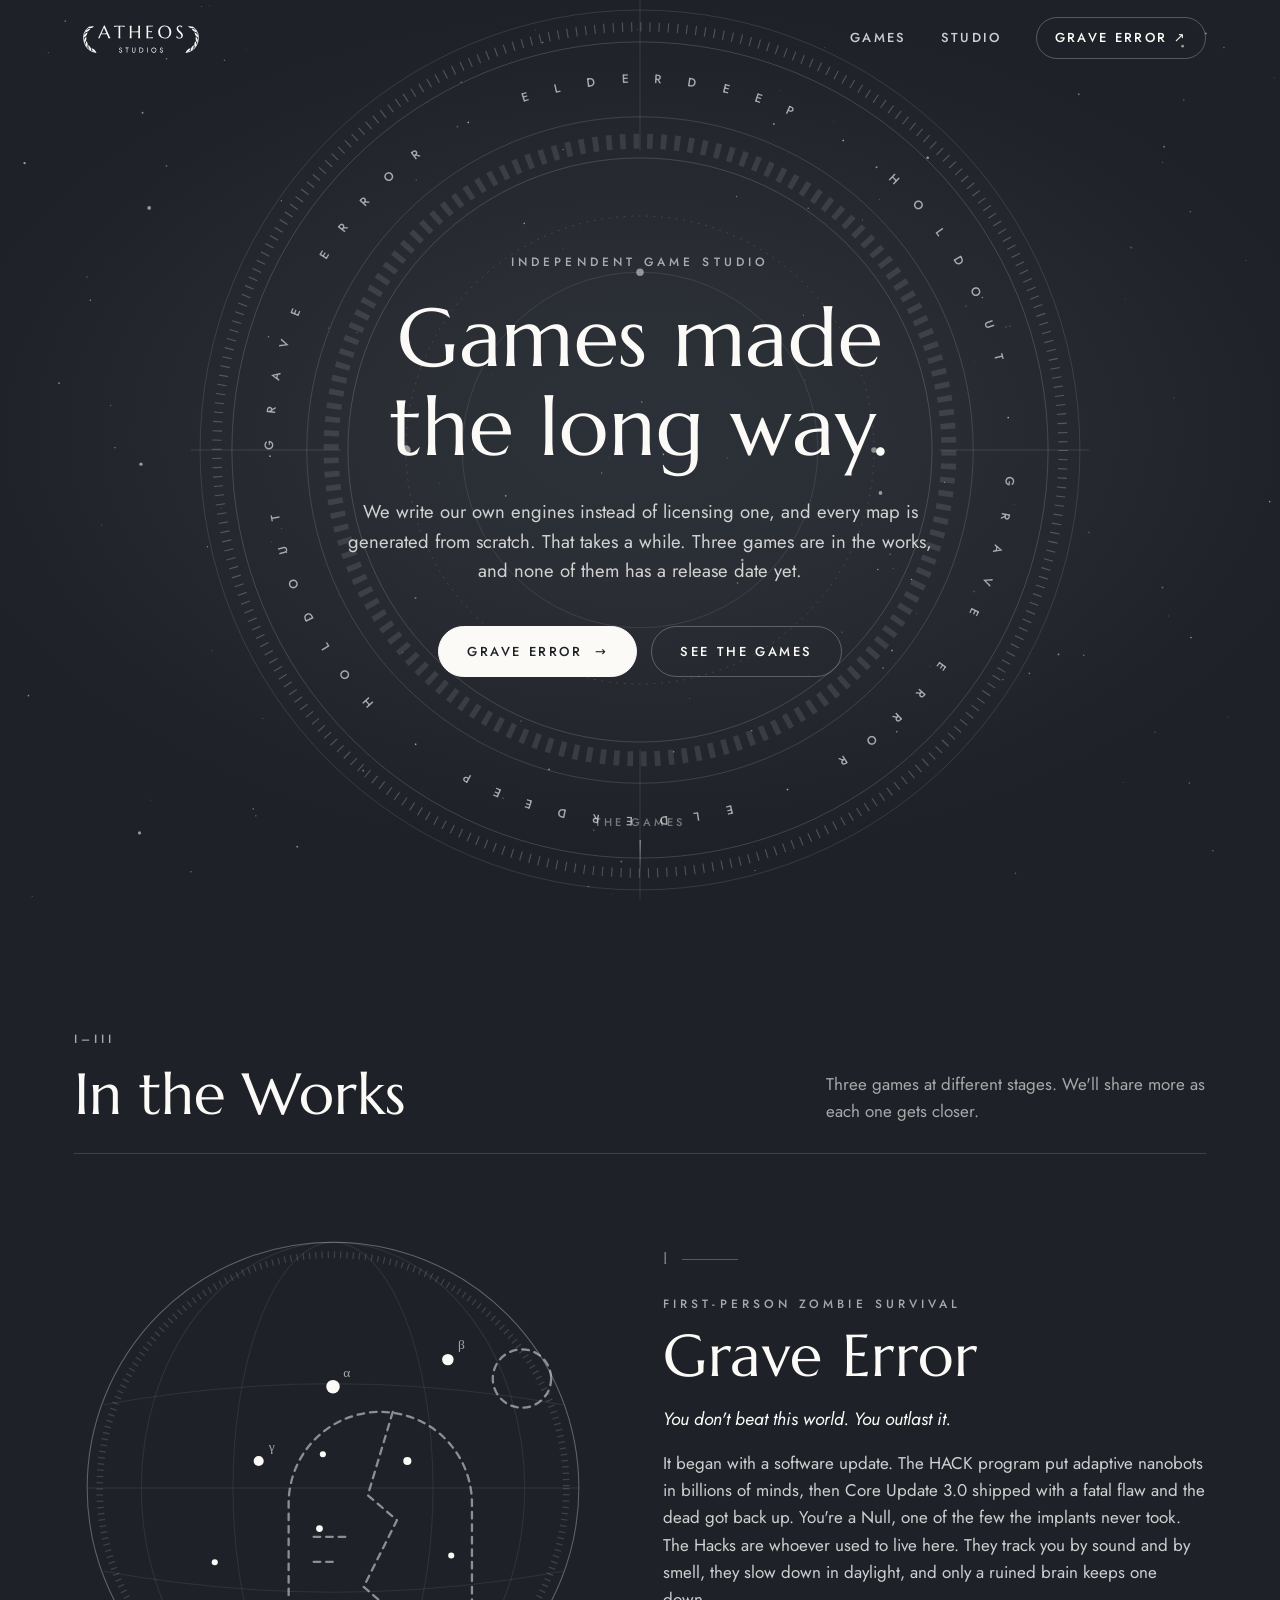
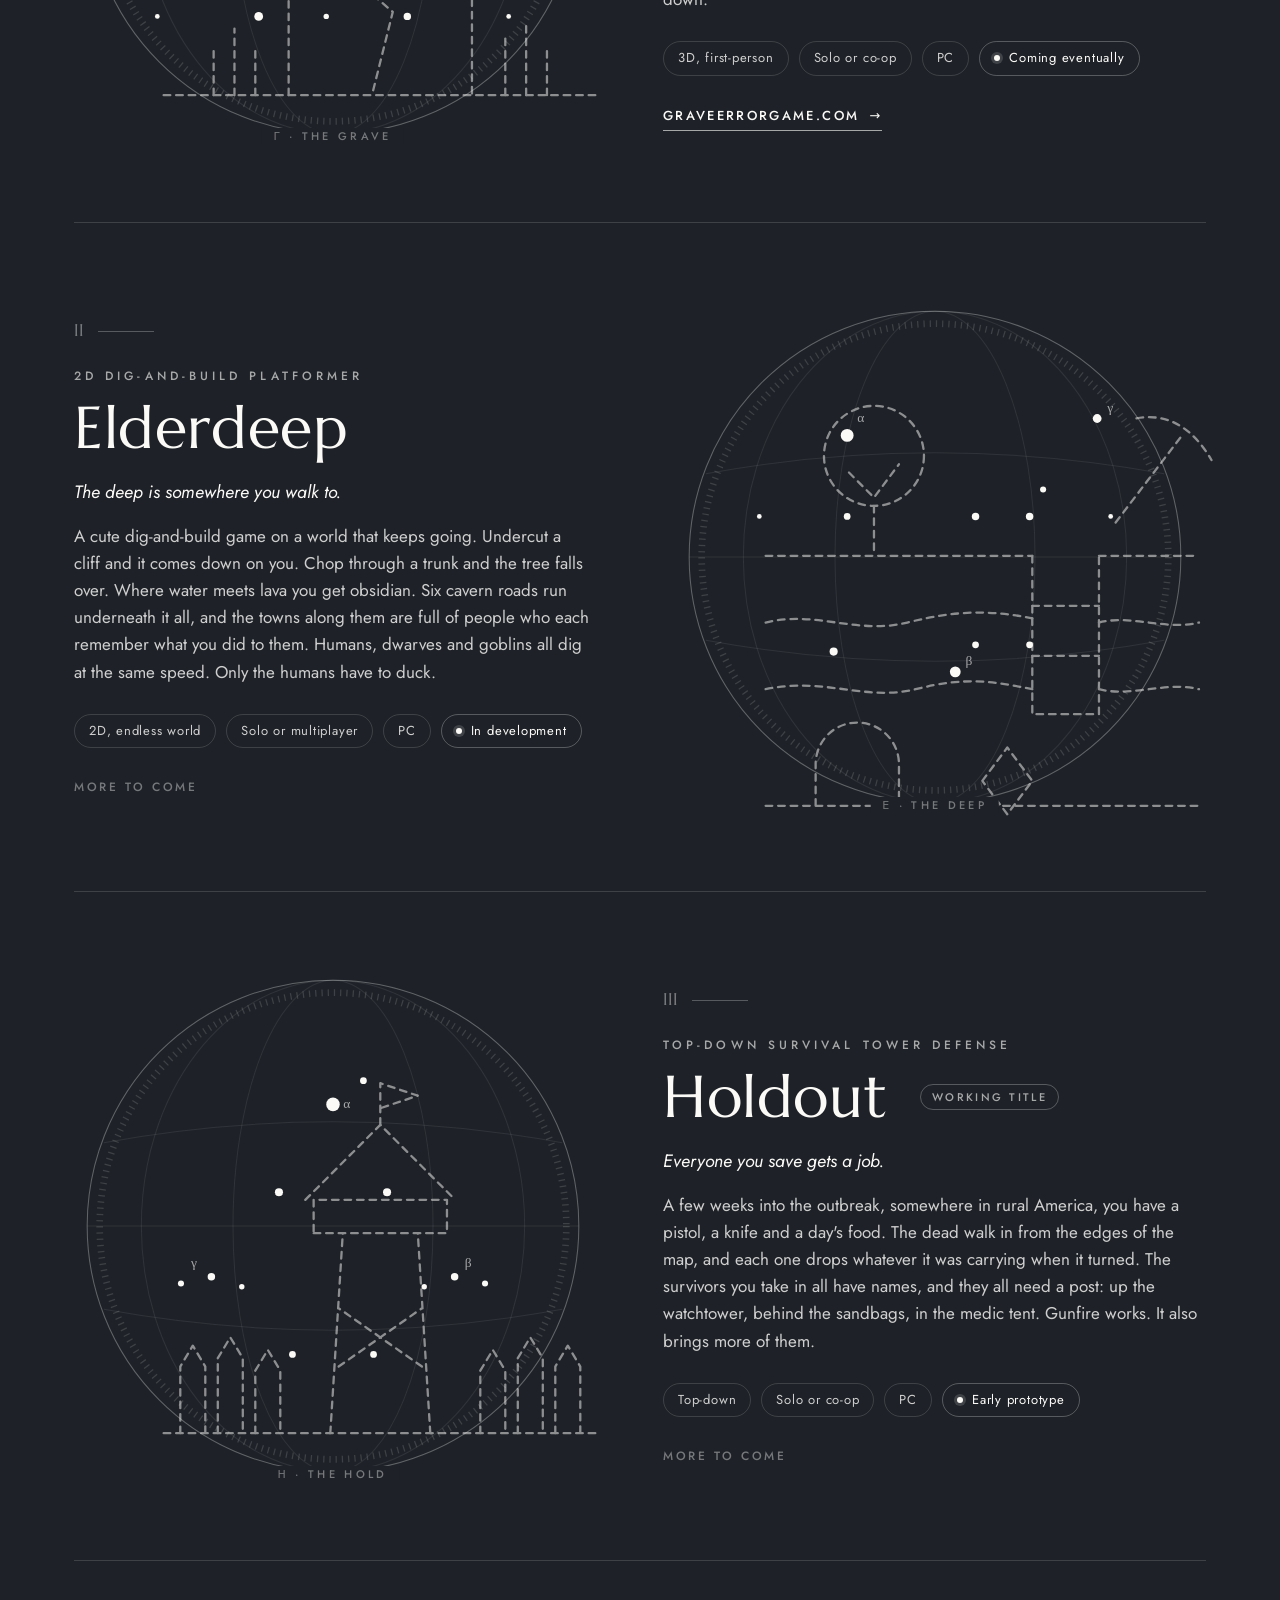
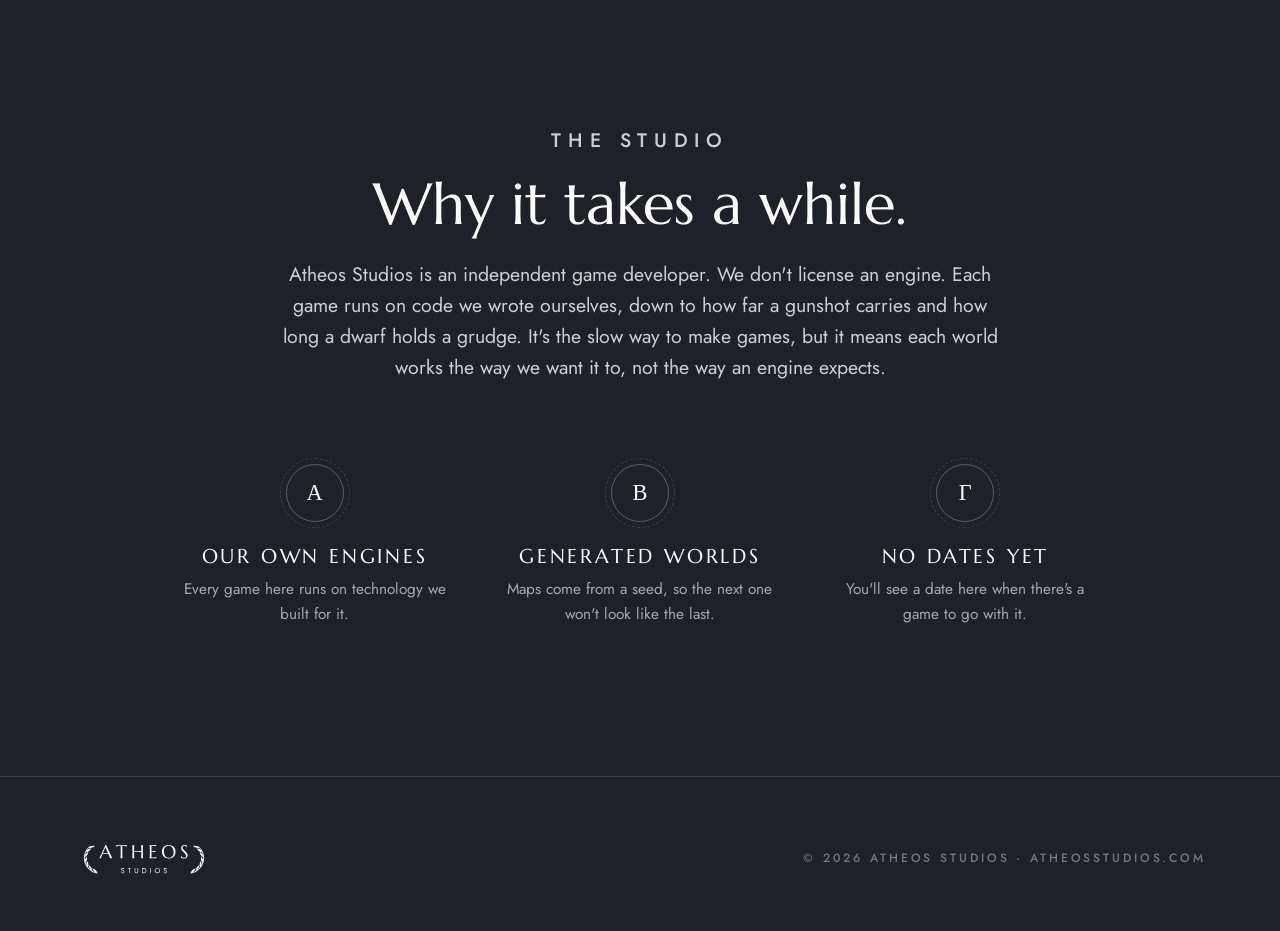
<file: index.html>
<!DOCTYPE html><html lang="en"> <head><meta charset="utf-8"><meta name="viewport" content="width=device-width, initial-scale=1"><meta name="description" content="Atheos Studios is an independent game studio. In development: Grave Error, Elderdeep, and a third game, working title Holdout."><meta name="theme-color" content="#1E2228"><meta property="og:title" content="Atheos Studios · Independent Game Studio"><meta property="og:description" content="Atheos Studios is an independent game studio. In development: Grave Error, Elderdeep, and a third game, working title Holdout."><meta property="og:type" content="website"><meta property="og:url" content="https://atheosstudios.com/"><title>Atheos Studios · Independent Game Studio</title><link rel="icon" type="image/svg+xml" href="/brand-kit/icon.svg"><link rel="icon" type="image/png" sizes="32x32" href="/brand-kit/icon-32.png"><link rel="icon" type="image/png" sizes="16x16" href="/brand-kit/icon-16.png"><link rel="apple-touch-icon" href="/brand-kit/icon-180.png"><link rel="preconnect" href="https://fonts.googleapis.com"><link rel="preconnect" href="https://fonts.gstatic.com" crossorigin><link href="https://fonts.googleapis.com/css2?family=Marcellus&family=Jost:ital,wght@0,400;0,500;0,600;1,400&display=swap" rel="stylesheet"><link rel="stylesheet" href="/_astro/privacy.BQgGaoJr.css"></head> <body>  <svg width="0" height="0" style="position:absolute" aria-hidden="true" focusable="false"><defs> <symbol id="logo" viewBox="0 0 245 88"><g transform="translate(12 12) scale(0.67) translate(-12 -16)"><path d="M54.4 103.6 A 40 40 0 0 1 35.4 32.5" fill="none" stroke="currentColor" stroke-width="2.4"></path><path d="M54.4 103.6 Q51.2 93.7 41.1 91.6 Q44.3 101.5 54.4 103.6 Z M40.6 99 Q41.2 88.6 32.4 82.9 Q31.9 93.3 40.6 99 Z M29.4 89.7 Q33.6 80.2 27.5 71.8 Q23.2 81.3 29.4 89.7 Z M22.2 77 Q29.5 69.7 26.8 59.6 Q19.5 67 22.2 77 Z M20 62.6 Q29.5 58.4 30.6 48 Q21.1 52.3 20 62.6 Z M23.2 48.4 Q33.6 47.8 38.3 38.6 Q27.9 39.1 23.2 48.4 Z M31.2 36.2 Q41.1 39.4 48.8 32.5 Q38.9 29.3 31.2 36.2 Z " fill="currentColor"></path></g><g transform="translate(233 12) scale(-0.67 0.67) translate(-12 -16)"><path d="M54.4 103.6 A 40 40 0 0 1 35.4 32.5" fill="none" stroke="currentColor" stroke-width="2.4"></path><path d="M54.4 103.6 Q51.2 93.7 41.1 91.6 Q44.3 101.5 54.4 103.6 Z M40.6 99 Q41.2 88.6 32.4 82.9 Q31.9 93.3 40.6 99 Z M29.4 89.7 Q33.6 80.2 27.5 71.8 Q23.2 81.3 29.4 89.7 Z M22.2 77 Q29.5 69.7 26.8 59.6 Q19.5 67 22.2 77 Z M20 62.6 Q29.5 58.4 30.6 48 Q21.1 52.3 20 62.6 Z M23.2 48.4 Q33.6 47.8 38.3 38.6 Q27.9 39.1 23.2 48.4 Z M31.2 36.2 Q41.1 39.4 48.8 32.5 Q38.9 29.3 31.2 36.2 Z " fill="currentColor"></path></g><path d="M66.76 44.56L62.35 44.56L62.35 44.50Q62.38 44.42 62.40 44.26Q62.41 44.10 62.41 43.97L62.41 43.97Q62.41 43.47 62.28 42.86Q62.14 42.26 61.75 41.36L61.75 41.36L59.80 36.97Q58.90 36.94 57.40 36.94Q55.90 36.94 54.16 36.94L54.16 36.94Q52.89 36.94 51.71 36.94Q50.52 36.94 49.57 36.97L49.57 36.97L47.72 41.23Q47.48 41.82 47.20 42.53Q46.93 43.24 46.93 43.97L46.93 43.97Q46.93 44.18 46.96 44.31Q46.99 44.45 47.03 44.50L47.03 44.50L47.03 44.56L43.74 44.56L43.74 44.50Q44.03 44.19 44.46 43.41Q44.90 42.63 45.41 41.45L45.41 41.45L54.65 20.97L55.94 20.97L64.69 40.66Q64.99 41.36 65.32 42.01Q65.65 42.66 65.94 43.18Q66.23 43.69 66.46 44.05Q66.68 44.40 66.76 44.50L66.76 44.50L66.76 44.56ZM50.17 35.56L51.91 35.56Q52.84 35.56 53.83 35.55Q54.81 35.54 55.75 35.53Q56.69 35.52 57.56 35.52Q58.43 35.51 59.14 35.49L59.14 35.49L54.61 25.26L50.17 35.56Z M81.42 38.26L81.42 22.88Q79.52 22.88 77.99 23.04Q76.46 23.21 75.35 23.41L75.35 23.41Q74.06 23.65 73.04 23.94L73.04 23.94L73.51 21.33Q73.70 21.34 74.09 21.36Q74.48 21.38 74.95 21.39Q75.43 21.41 75.95 21.42Q76.47 21.43 76.94 21.43Q77.41 21.44 77.77 21.45Q78.13 21.46 78.29 21.46L78.29 21.46L87.50 21.46Q87.66 21.46 88.02 21.45Q88.38 21.44 88.85 21.43Q89.32 21.43 89.84 21.42Q90.36 21.41 90.84 21.39Q91.31 21.38 91.70 21.36Q92.09 21.34 92.28 21.33L92.28 21.33L92.75 23.94Q91.72 23.65 90.43 23.41L90.43 23.41Q89.32 23.21 87.79 23.04Q86.25 22.88 84.35 22.88L84.35 22.88L84.35 38.26Q84.35 39.63 84.39 40.66Q84.43 41.68 84.49 42.42Q84.55 43.16 84.64 43.66Q84.72 44.16 84.82 44.50L84.82 44.50L84.82 44.56L80.97 44.56L80.97 44.50Q81.07 44.16 81.15 43.66Q81.23 43.16 81.29 42.42Q81.36 41.68 81.39 40.66Q81.42 39.63 81.42 38.26L81.42 38.26Z M117.64 38.26L117.64 33.51Q116.99 33.49 116.03 33.49Q115.06 33.48 113.92 33.46Q112.79 33.45 111.55 33.44Q110.32 33.43 109.15 33.42Q107.97 33.41 106.91 33.43Q105.84 33.45 105.05 33.48L105.05 33.48L105.05 38.26Q105.05 39.63 105.09 40.66Q105.13 41.68 105.19 42.42Q105.25 43.16 105.33 43.66Q105.42 44.16 105.52 44.50L105.52 44.50L105.52 44.56L101.65 44.56L101.65 44.50Q101.75 44.16 101.84 43.66Q101.93 43.16 101.99 42.42Q102.06 41.68 102.09 40.66Q102.12 39.63 102.12 38.26L102.12 38.26L102.12 27.77Q102.12 26.40 102.09 25.38Q102.06 24.36 101.99 23.61Q101.93 22.86 101.84 22.36Q101.75 21.86 101.65 21.52L101.65 21.52L101.65 21.46L105.52 21.46L105.52 21.52Q105.42 21.86 105.33 22.36Q105.25 22.86 105.19 23.61Q105.13 24.36 105.09 25.38Q105.05 26.40 105.05 27.77L105.05 27.77L105.05 31.90Q105.89 31.93 106.95 31.94Q108.02 31.95 109.18 31.94Q110.34 31.93 111.54 31.92Q112.74 31.90 113.86 31.87Q114.98 31.85 115.95 31.82Q116.93 31.79 117.64 31.75L117.64 31.75L117.64 27.77Q117.64 26.40 117.60 25.38Q117.56 24.36 117.50 23.61Q117.44 22.86 117.36 22.36Q117.27 21.86 117.17 21.52L117.17 21.52L117.17 21.46L121.04 21.46L121.04 21.52Q120.94 21.86 120.85 22.36Q120.76 22.86 120.70 23.61Q120.63 24.36 120.60 25.38Q120.57 26.40 120.57 27.77L120.57 27.77L120.57 38.26Q120.57 39.63 120.60 40.66Q120.63 41.68 120.70 42.42Q120.76 43.16 120.85 43.66Q120.94 44.16 121.04 44.50L121.04 44.50L121.04 44.56L117.17 44.56L117.17 44.50Q117.27 44.16 117.36 43.66Q117.44 43.16 117.50 42.42Q117.56 41.68 117.60 40.66Q117.64 39.63 117.64 38.26L117.64 38.26Z M132.25 21.46L132.25 21.46Q134.26 21.46 136.25 21.44Q138.24 21.43 139.90 21.40Q141.56 21.38 142.74 21.33Q143.91 21.28 144.33 21.20L144.33 21.20L143.54 23.34Q143.01 23.20 142.30 23.09L142.30 23.09Q141.69 22.99 140.81 22.90Q139.93 22.81 138.79 22.81L138.79 22.81Q138.40 22.81 137.86 22.84Q137.32 22.86 136.82 22.89L136.82 22.89Q136.24 22.92 135.65 22.96L135.65 22.96L135.65 31.75Q137.30 31.74 138.64 31.66Q139.98 31.58 140.91 31.50L140.91 31.50Q142.01 31.40 142.85 31.27L142.85 31.27L142.35 33.61Q141.24 33.46 140.08 33.33L140.08 33.33Q139.08 33.22 137.90 33.13Q136.72 33.04 135.65 33.04L135.65 33.04L135.65 43.15Q137.55 43.15 139.14 42.98Q140.74 42.82 141.93 42.61L141.93 42.61Q143.32 42.39 144.46 42.08L144.46 42.08L143.99 44.69Q143.80 44.68 143.41 44.66Q143.03 44.64 142.55 44.63Q142.07 44.61 141.55 44.60Q141.03 44.60 140.56 44.59Q140.09 44.58 139.73 44.57Q139.37 44.56 139.21 44.56L139.21 44.56L132.25 44.56L132.25 44.50Q132.34 44.16 132.43 43.66Q132.52 43.16 132.58 42.42Q132.65 41.68 132.68 40.66Q132.71 39.63 132.71 38.26L132.71 38.26L132.71 27.77Q132.71 26.40 132.68 25.38Q132.65 24.36 132.58 23.61Q132.52 22.86 132.43 22.36Q132.34 21.86 132.25 21.52L132.25 21.52L132.25 21.46Z M165.56 21.07L165.56 21.07Q168.25 21.07 170.53 21.95Q172.81 22.83 174.47 24.41Q176.13 26.00 177.07 28.23Q178.00 30.45 178.00 33.14L178.00 33.14Q178.00 34.67 177.65 36.15Q177.29 37.64 176.61 38.96Q175.92 40.28 174.92 41.40Q173.92 42.52 172.64 43.33Q171.36 44.15 169.82 44.60Q168.27 45.06 166.48 45.06L166.48 45.06Q163.79 45.06 161.51 44.20Q159.23 43.34 157.57 41.76Q155.91 40.18 154.97 37.97Q154.04 35.75 154.04 33.04L154.04 33.04Q154.04 31.51 154.39 30.03Q154.75 28.55 155.43 27.21Q156.12 25.87 157.11 24.75Q158.10 23.63 159.38 22.81Q160.66 21.99 162.22 21.53Q163.77 21.07 165.56 21.07ZM166.48 43.61L166.48 43.61Q168.27 43.61 169.75 42.97Q171.23 42.32 172.30 41.10Q173.38 39.88 173.97 38.11Q174.57 36.35 174.57 34.11L174.57 34.11Q174.57 31.63 174.00 29.51Q173.42 27.39 172.30 25.83Q171.17 24.28 169.48 23.40Q167.80 22.52 165.56 22.52L165.56 22.52Q163.77 22.52 162.29 23.16Q160.81 23.79 159.74 25.00Q158.66 26.21 158.07 27.97Q157.47 29.72 157.47 31.96L157.47 31.96Q157.47 34.43 158.04 36.56Q158.60 38.70 159.73 40.26Q160.86 41.82 162.55 42.72Q164.24 43.61 166.48 43.61Z M197.97 22.12L197.86 25.13L197.51 25.13Q197.38 24.76 197.10 24.29Q196.81 23.83 196.36 23.42Q195.90 23.00 195.24 22.73Q194.59 22.46 193.70 22.46L193.70 22.46Q192.92 22.46 192.30 22.70Q191.69 22.94 191.28 23.38Q190.87 23.81 190.66 24.41Q190.45 25.00 190.45 25.73L190.45 25.73Q190.45 26.89 191.10 27.94Q191.75 29.00 192.74 30.03Q193.72 31.06 194.86 32.09Q196.01 33.12 196.99 34.24Q197.97 35.35 198.63 36.56Q199.28 37.78 199.28 39.18L199.28 39.18Q199.28 40.23 198.92 41.28Q198.55 42.34 197.80 43.18Q197.04 44.02 195.85 44.54Q194.66 45.06 193.01 45.06L193.01 45.06Q192.09 45.06 191.26 44.89Q190.43 44.73 189.73 44.48Q189.03 44.23 188.48 43.94Q187.92 43.65 187.57 43.40L187.57 43.40L187.94 39.84L188.34 39.84Q188.52 40.60 188.92 41.28Q189.32 41.97 189.91 42.49Q190.50 43.02 191.26 43.33Q192.01 43.65 192.92 43.65L192.92 43.65Q193.74 43.65 194.39 43.40Q195.04 43.15 195.51 42.70Q195.98 42.26 196.23 41.65Q196.48 41.04 196.48 40.31L196.48 40.31Q196.48 39.30 196.11 38.43Q195.73 37.57 195.13 36.80Q194.53 36.02 193.76 35.30Q193.00 34.57 192.19 33.84Q191.38 33.11 190.62 32.33Q189.85 31.56 189.25 30.68Q188.65 29.80 188.27 28.80Q187.90 27.79 187.90 26.58L187.90 26.58Q187.90 25.31 188.40 24.29Q188.89 23.26 189.70 22.54Q190.51 21.81 191.55 21.43Q192.58 21.04 193.67 21.04L193.67 21.04Q194.48 21.04 195.15 21.17Q195.83 21.30 196.37 21.47Q196.91 21.65 197.31 21.83Q197.72 22.01 197.97 22.12L197.97 22.12Z" fill="currentColor"></path><path d="M82.92 67.95L82.92 67.95L82.03 68.55Q82.33 69.15 82.80 69.67Q83.28 70.20 83.91 70.52Q84.54 70.84 85.28 70.84L85.28 70.84Q85.83 70.84 86.33 70.65Q86.83 70.47 87.22 70.13Q87.62 69.80 87.85 69.32Q88.08 68.83 88.08 68.24L88.08 68.24Q88.08 67.61 87.86 67.16Q87.63 66.72 87.29 66.40Q86.95 66.08 86.54 65.87Q86.14 65.66 85.78 65.53L85.78 65.53Q84.98 65.26 84.52 64.98Q84.06 64.70 83.86 64.38Q83.67 64.06 83.67 63.69L83.67 63.69Q83.67 63.24 84.01 62.89Q84.35 62.53 85.09 62.53L85.09 62.53Q85.62 62.53 85.99 62.74Q86.36 62.95 86.62 63.27Q86.88 63.60 87.05 63.93L87.05 63.93L88.00 63.39Q87.78 62.91 87.39 62.47Q87.00 62.04 86.44 61.76Q85.89 61.48 85.15 61.48L85.15 61.48Q84.38 61.48 83.79 61.78Q83.19 62.09 82.85 62.62Q82.51 63.15 82.51 63.83L82.51 63.83Q82.51 64.45 82.75 64.88Q82.99 65.31 83.37 65.60Q83.75 65.90 84.16 66.09Q84.58 66.27 84.92 66.39L84.92 66.39Q85.44 66.57 85.90 66.80Q86.36 67.03 86.65 67.39Q86.93 67.76 86.93 68.37L86.93 68.37Q86.93 68.99 86.49 69.39Q86.05 69.80 85.32 69.80L85.32 69.80Q84.77 69.80 84.35 69.56Q83.92 69.33 83.57 68.91Q83.23 68.50 82.92 67.95Z M93.99 61.61L93.99 62.65L96.33 62.65L96.33 70.71L97.44 70.71L97.44 62.65L99.78 62.65L99.78 61.61L93.99 61.61Z M107.19 61.61L106.08 61.61L106.08 67.72Q106.08 68.39 106.30 68.96Q106.51 69.54 106.92 69.95Q107.33 70.37 107.90 70.60Q108.47 70.84 109.18 70.84L109.18 70.84Q109.88 70.84 110.45 70.60Q111.02 70.37 111.43 69.95Q111.84 69.54 112.05 68.96Q112.27 68.39 112.27 67.72L112.27 67.72L112.27 61.61L111.16 61.61L111.16 67.72Q111.16 68.65 110.66 69.22Q110.15 69.80 109.18 69.80L109.18 69.80Q108.20 69.80 107.69 69.22Q107.19 68.65 107.19 67.72L107.19 67.72L107.19 61.61Z M120.59 61.61L119.48 61.61L119.48 70.71L120.59 70.71L120.59 61.61ZM120.10 70.71L122.21 70.71Q123.54 70.71 124.57 70.13Q125.59 69.56 126.18 68.54Q126.76 67.52 126.76 66.16L126.76 66.16Q126.76 64.79 126.18 63.77Q125.59 62.75 124.57 62.18Q123.54 61.61 122.21 61.61L122.21 61.61L120.10 61.61L120.10 62.71L122.21 62.71Q122.98 62.71 123.62 62.95Q124.26 63.19 124.71 63.64Q125.17 64.09 125.41 64.73Q125.66 65.36 125.66 66.16L125.66 66.16Q125.66 66.95 125.41 67.59Q125.17 68.22 124.71 68.67Q124.26 69.12 123.62 69.36Q122.98 69.60 122.21 69.60L122.21 69.60L120.10 69.60L120.10 70.71Z M134.63 61.61L133.52 61.61L133.52 70.71L134.63 70.71L134.63 61.61Z M142.56 66.16L142.56 66.16Q142.56 65.13 143.01 64.32Q143.46 63.52 144.24 63.05Q145.02 62.58 146.00 62.58L146.00 62.58Q147.00 62.58 147.78 63.05Q148.55 63.52 149.00 64.32Q149.45 65.13 149.45 66.16L149.45 66.16Q149.45 67.18 149.00 67.99Q148.55 68.80 147.78 69.26Q147.00 69.73 146.00 69.73L146.00 69.73Q145.02 69.73 144.24 69.26Q143.46 68.80 143.01 67.99Q142.56 67.18 142.56 66.16ZM141.39 66.16L141.39 66.16Q141.39 67.14 141.73 68.00Q142.08 68.86 142.70 69.49Q143.33 70.12 144.17 70.48Q145.02 70.84 146.00 70.84L146.00 70.84Q147.00 70.84 147.84 70.48Q148.68 70.12 149.31 69.49Q149.93 68.86 150.27 68.00Q150.62 67.14 150.62 66.16L150.62 66.16Q150.62 65.16 150.27 64.30Q149.93 63.45 149.31 62.82Q148.68 62.19 147.84 61.83Q147.00 61.48 146.00 61.48L146.00 61.48Q145.02 61.48 144.17 61.83Q143.33 62.19 142.70 62.82Q142.08 63.45 141.73 64.30Q141.39 65.16 141.39 66.16Z M157.72 67.95L157.72 67.95L156.83 68.55Q157.13 69.15 157.61 69.67Q158.08 70.20 158.71 70.52Q159.34 70.84 160.08 70.84L160.08 70.84Q160.63 70.84 161.13 70.65Q161.63 70.47 162.03 70.13Q162.42 69.80 162.65 69.32Q162.88 68.83 162.88 68.24L162.88 68.24Q162.88 67.61 162.66 67.16Q162.44 66.72 162.09 66.40Q161.75 66.08 161.34 65.87Q160.94 65.66 160.58 65.53L160.58 65.53Q159.78 65.26 159.32 64.98Q158.86 64.70 158.67 64.38Q158.47 64.06 158.47 63.69L158.47 63.69Q158.47 63.24 158.81 62.89Q159.15 62.53 159.89 62.53L159.89 62.53Q160.42 62.53 160.79 62.74Q161.16 62.95 161.42 63.27Q161.68 63.60 161.85 63.93L161.85 63.93L162.80 63.39Q162.58 62.91 162.19 62.47Q161.80 62.04 161.25 61.76Q160.69 61.48 159.95 61.48L159.95 61.48Q159.19 61.48 158.59 61.78Q157.99 62.09 157.65 62.62Q157.31 63.15 157.31 63.83L157.31 63.83Q157.31 64.45 157.55 64.88Q157.79 65.31 158.17 65.60Q158.55 65.90 158.97 66.09Q159.38 66.27 159.72 66.39L159.72 66.39Q160.24 66.57 160.70 66.80Q161.16 67.03 161.45 67.39Q161.73 67.76 161.73 68.37L161.73 68.37Q161.73 68.99 161.29 69.39Q160.85 69.80 160.12 69.80L160.12 69.80Q159.58 69.80 159.15 69.56Q158.72 69.33 158.37 68.91Q158.03 68.50 157.72 67.95Z" fill="currentColor"></path></symbol> <symbol id="laurel" viewBox="16 28 42 80"><path d="M54.4 103.6 A 40 40 0 0 1 35.4 32.5" fill="none" stroke="currentColor" stroke-width="2.4"></path><path d="M54.4 103.6 Q51.2 93.7 41.1 91.6 Q44.3 101.5 54.4 103.6 Z M40.6 99 Q41.2 88.6 32.4 82.9 Q31.9 93.3 40.6 99 Z M29.4 89.7 Q33.6 80.2 27.5 71.8 Q23.2 81.3 29.4 89.7 Z M22.2 77 Q29.5 69.7 26.8 59.6 Q19.5 67 22.2 77 Z M20 62.6 Q29.5 58.4 30.6 48 Q21.1 52.3 20 62.6 Z M23.2 48.4 Q33.6 47.8 38.3 38.6 Q27.9 39.1 23.2 48.4 Z M31.2 36.2 Q41.1 39.4 48.8 32.5 Q38.9 29.3 31.2 36.2 Z "></path></symbol> <symbol id="mono-a" viewBox="21 20 22 22"><path d="M41.42 41L37.81 41L37.81 40.95Q37.83 40.88 37.85 40.75Q37.86 40.62 37.86 40.51L37.86 40.51Q37.86 40.10 37.75 39.61Q37.64 39.11 37.32 38.38L37.32 38.38L35.72 34.79Q34.99 34.76 33.76 34.76Q32.53 34.76 31.11 34.76L31.11 34.76Q30.07 34.76 29.10 34.76Q28.13 34.76 27.35 34.79L27.35 34.79L25.84 38.27Q25.64 38.76 25.41 39.34Q25.19 39.92 25.19 40.51L25.19 40.51Q25.19 40.68 25.22 40.80Q25.24 40.91 25.27 40.95L25.27 40.95L25.27 41L22.58 41L22.58 40.95Q22.82 40.70 23.17 40.06Q23.53 39.42 23.95 38.46L23.95 38.46L31.51 21.70L32.56 21.70L39.72 37.81Q39.97 38.38 40.24 38.91Q40.51 39.44 40.75 39.87Q40.98 40.29 41.17 40.58Q41.35 40.87 41.42 40.95L41.42 40.95L41.42 41ZM27.84 33.63L29.26 33.63Q30.03 33.63 30.83 33.62Q31.64 33.62 32.41 33.61Q33.18 33.60 33.89 33.60Q34.60 33.59 35.18 33.58L35.18 33.58L31.48 25.21L27.84 33.63Z" fill="currentColor"></path></symbol> <symbol id="em-ge" viewBox="0 0 120 120"><g fill="none" stroke="currentColor" stroke-linecap="round" stroke-linejoin="round"> <path d="M8 100H112"></path><path d="M38 100V54a22 22 0 0 1 44 0v46"></path><path d="M63 32l-6 20 7 6-8 16 7 6-5 20"></path> <path d="M44 62h8M44 68h6"></path><circle cx="94" cy="24" r="7"></circle> <path d="M20 100V89M25 100V84M30 100V88M90 100V86M95 100V82M100 100V88"></path></g></symbol> <symbol id="em-ed" viewBox="0 0 120 120"><g fill="none" stroke="currentColor" stroke-linecap="round" stroke-linejoin="round"> <path d="M8 50H72M88 50H112"></path><circle cx="34" cy="26" r="12"></circle><path d="M34 38V50M28 30l6 6 6-8"></path> <path d="M72 50v38h16V50"></path><path d="M72 62h16M72 74h16"></path> <path d="M8 66c12-3 22 3 34 0s20-3 30-1M88 66c8-2 16 2 24 0M8 82c14-3 24 3 36 0s18-2 28 0M88 82c8 2 16-2 24 0"></path> <path d="M8 110H112M20 110V100a10 10 0 0 1 20 0v10M60 104l6-8 6 8-6 8z"></path> <path d="M92 42L108 21M97 17q11-2 18 10"></path></g></symbol> <symbol id="em-ho" viewBox="0 0 120 120"><g fill="none" stroke="currentColor" stroke-linecap="round" stroke-linejoin="round"> <path d="M8 100H112"></path><path d="M48 100l3-48M72 100l-3-48M50 84l20-14M70 84L50 70"></path> <path d="M44 52h32v-8H44z"></path><path d="M42 44l18-18 18 18"></path><path d="M60 26v-10l9 3-9 3"></path> <path d="M12 100V84l3-5 3 5v16M21 100V82l3-5 3 5v18M30 100V85l3-5 3 5v15M84 100V85l3-5 3 5v15M93 100V82l3-5 3 5v18M102 100V84l3-5 3 5v16"></path></g></symbol> </defs></svg> <a class="skip" href="#main">Skip to content</a> <header class="hdr" id="hdr"> <div class="wrap"> <a class="brand" href="#top" aria-label="Atheos Studios home"> <svg role="img" aria-label="Atheos Studios"><use href="#logo"></use></svg> </a> <button class="menubtn" aria-expanded="false" aria-controls="nav">Menu</button> <nav class="nav" id="nav" aria-label="Primary"> <a href="#games">Games</a> <a href="#studio">Studio</a> <a class="cta" href="https://graveerrorgame.com">Grave Error ↗</a> </nav> </div> </header> <main id="main"> <section class="hero" id="top" aria-labelledby="h1"> <svg class="sky" id="sky" aria-hidden="true" preserveAspectRatio="xMidYMid slice" viewBox="0 0 1600 1000"></svg> <!-- The dial: rings after the Antikythera mechanism, turning slowly --> <svg class="dial" viewBox="0 0 1000 1000" aria-hidden="true"> <defs><path id="ring" d="M500 500m-392 0a392 392 0 1 1 784 0a392 392 0 1 1-784 0"></path></defs> <g fill="none" stroke="currentColor"> <circle cx="500" cy="500" r="470" stroke-opacity=".12"></circle> <g class="spin rev"><circle cx="500" cy="500" r="452" stroke-opacity=".22" stroke-width="10" stroke-dasharray="1.2 8.66"></circle></g> <circle cx="500" cy="500" r="436" stroke-opacity=".16"></circle> <circle cx="500" cy="500" r="356" stroke-opacity=".14"></circle> <g class="spin fast"><circle cx="500" cy="500" r="330" stroke-opacity=".1" stroke-width="16" stroke-dasharray="6 8.6"></circle></g> <circle cx="500" cy="500" r="312" stroke-opacity=".16"></circle> <g class="spin rev"> <circle cx="500" cy="500" r="250" stroke-opacity=".14" stroke-dasharray="2 6"></circle> <circle cx="250" cy="500" r="5" fill="currentColor" fill-opacity=".55" stroke="none"></circle> <circle cx="750" cy="500" r="3" fill="currentColor" fill-opacity=".45" stroke="none"></circle> </g> <g class="spin"> <circle cx="500" cy="500" r="190" stroke-opacity=".1"></circle> <circle cx="500" cy="310" r="4" fill="currentColor" fill-opacity=".5" stroke="none"></circle> </g> <path d="M500 20V180M500 820V980M20 500H180M820 500H980" stroke-opacity=".12"></path> </g> <g class="spin"> <text><textPath href="#ring" textLength="2462" lengthAdjust="spacing">GRAVE ERROR · ELDERDEEP · HOLDOUT · GRAVE ERROR · ELDERDEEP · HOLDOUT · </textPath></text> </g> </svg> <div class="hero-copy"> <p class="eyebrow" data-reveal>Independent game studio</p> <h1 id="h1" data-reveal>Games made the long way.</h1> <p class="lede" data-reveal>
We write our own engines instead of licensing one, and every map is generated from scratch. That takes a
          while. Three games are in the works, and none of them has a release date yet.
</p> <div class="actions" data-reveal> <a class="btn btn-solid" href="https://graveerrorgame.com">Grave Error <span aria-hidden="true">→</span></a> <a class="btn btn-ghost" href="#games">See the games</a> </div> </div> <a class="cue" href="#games">The games</a> </section> <section class="sec" id="games" aria-labelledby="games-h"> <div class="wrap"> <div class="sec-head" data-reveal> <div> <p class="eyebrow">I–III</p> <h2 id="games-h">In the Works</h2> </div> <p class="aside">Three games at different stages. We'll share more as each one gets closer.</p> </div> <div class="list"> <article class="work" id="grave-error"> <div class="chart" data-reveal aria-hidden="true"> <svg class="frame" viewBox="0 0 120 120"> <g fill="none" stroke="currentColor" stroke-width=".25"> <circle cx="60" cy="60" r="59" stroke-opacity=".3"></circle> <circle cx="60" cy="60" r="56" stroke-opacity=".14" stroke-dasharray=".3 1.2" stroke-width="1.6"></circle> <ellipse cx="60" cy="60" rx="24" ry="59" stroke-opacity=".08"></ellipse> <ellipse cx="60" cy="60" rx="46" ry="59" stroke-opacity=".08"></ellipse> <path d="M1 60H119M5 40Q60 30 115 40M5 80Q60 90 115 80" stroke-opacity=".08"></path> </g> </svg> <svg viewBox="-14 -12 148 148"> <g class="lines"> <use href="#em-ge"></use> </g> <g class="stars"> <circle cx="38" cy="100" r="1.3"></circle><circle cx="82" cy="100" r="1.1"></circle><circle cx="38" cy="54" r="1.5"></circle><circle cx="82" cy="54" r="1.2"></circle><circle cx="60" cy="32" r="2"></circle><circle cx="57" cy="52" r="0.9"></circle><circle cx="56" cy="74" r="1"></circle><circle cx="58" cy="100" r="0.8"></circle><circle cx="94" cy="24" r="1.7"></circle><circle cx="25" cy="84" r="0.9"></circle><circle cx="95" cy="82" r="0.9"></circle><circle cx="8" cy="100" r="0.7"></circle><circle cx="112" cy="100" r="0.7"></circle> <text x="63" y="29">α</text><text x="97" y="21">β</text><text x="41" y="51">γ</text> </g> </svg> <span class="label">Γ · The Grave</span> </div> <div class="info" data-reveal> <span class="idx">I</span> <p class="eyebrow genre">First-person zombie survival</p> <h3> Grave Error  </h3> <p class="tag">You don&#39;t beat this world. You outlast it.</p> <p class="desc">It began with a software update. The HACK program put adaptive nanobots in billions of minds, then Core Update 3.0 shipped with a fatal flaw and the dead got back up. You&#39;re a Null, one of the few the implants never took. The Hacks are whoever used to live here. They track you by sound and by smell, they slow down in daylight, and only a ruined brain keeps one down.</p> <ul class="facts"> <li>3D, first-person</li><li>Solo or co-op</li><li>PC</li> <li class="status">Coming eventually</li> </ul> <a class="more" href="https://graveerrorgame.com"> graveerrorgame.com <span class="arr" aria-hidden="true">→</span> </a> </div> </article><article class="work" id="elderdeep"> <div class="chart" data-reveal aria-hidden="true"> <svg class="frame" viewBox="0 0 120 120"> <g fill="none" stroke="currentColor" stroke-width=".25"> <circle cx="60" cy="60" r="59" stroke-opacity=".3"></circle> <circle cx="60" cy="60" r="56" stroke-opacity=".14" stroke-dasharray=".3 1.2" stroke-width="1.6"></circle> <ellipse cx="60" cy="60" rx="24" ry="59" stroke-opacity=".08"></ellipse> <ellipse cx="60" cy="60" rx="46" ry="59" stroke-opacity=".08"></ellipse> <path d="M1 60H119M5 40Q60 30 115 40M5 80Q60 90 115 80" stroke-opacity=".08"></path> </g> </svg> <svg viewBox="-14 -12 148 148"> <g class="lines"> <use href="#em-ed"></use> </g> <g class="stars"> <circle cx="34" cy="26" r="1.9"></circle><circle cx="34" cy="50" r="1"></circle><circle cx="8" cy="50" r="0.7"></circle><circle cx="112" cy="50" r="0.7"></circle><circle cx="72" cy="50" r="1.1"></circle><circle cx="88" cy="50" r="1.1"></circle><circle cx="72" cy="88" r="1"></circle><circle cx="88" cy="88" r="1"></circle><circle cx="66" cy="96" r="1.6"></circle><circle cx="30" cy="90" r="1.2"></circle><circle cx="108" cy="21" r="1.3"></circle><circle cx="92" cy="42" r="0.9"></circle> <text x="37" y="22">α</text><text x="69" y="94">β</text><text x="111" y="19">γ</text> </g> </svg> <span class="label">Ε · The Deep</span> </div> <div class="info" data-reveal> <span class="idx">II</span> <p class="eyebrow genre">2D dig-and-build platformer</p> <h3> Elderdeep  </h3> <p class="tag">The deep is somewhere you walk to.</p> <p class="desc">A cute dig-and-build game on a world that keeps going. Undercut a cliff and it comes down on you. Chop through a trunk and the tree falls over. Where water meets lava you get obsidian. Six cavern roads run underneath it all, and the towns along them are full of people who each remember what you did to them. Humans, dwarves and goblins all dig at the same speed. Only the humans have to duck.</p> <ul class="facts"> <li>2D, endless world</li><li>Solo or multiplayer</li><li>PC</li> <li class="status">In development</li> </ul> <p class="later">More to come</p> </div> </article><article class="work" id="holdout"> <div class="chart" data-reveal aria-hidden="true"> <svg class="frame" viewBox="0 0 120 120"> <g fill="none" stroke="currentColor" stroke-width=".25"> <circle cx="60" cy="60" r="59" stroke-opacity=".3"></circle> <circle cx="60" cy="60" r="56" stroke-opacity=".14" stroke-dasharray=".3 1.2" stroke-width="1.6"></circle> <ellipse cx="60" cy="60" rx="24" ry="59" stroke-opacity=".08"></ellipse> <ellipse cx="60" cy="60" rx="46" ry="59" stroke-opacity=".08"></ellipse> <path d="M1 60H119M5 40Q60 30 115 40M5 80Q60 90 115 80" stroke-opacity=".08"></path> </g> </svg> <svg viewBox="-14 -12 148 148"> <g class="lines"> <use href="#em-ho"></use> </g> <g class="stars"> <circle cx="60" cy="26" r="2"></circle><circle cx="69" cy="19" r="1"></circle><circle cx="44" cy="52" r="1.2"></circle><circle cx="76" cy="52" r="1.2"></circle><circle cx="48" cy="100" r="1"></circle><circle cx="72" cy="100" r="1"></circle><circle cx="15" cy="79" r="0.9"></circle><circle cx="24" cy="77" r="1.1"></circle><circle cx="33" cy="80" r="0.8"></circle><circle cx="87" cy="80" r="0.8"></circle><circle cx="96" cy="77" r="1.1"></circle><circle cx="105" cy="79" r="0.9"></circle> <text x="63" y="27">α</text><text x="99" y="74">β</text><text x="18" y="74">γ</text> </g> </svg> <span class="label">Η · The Hold</span> </div> <div class="info" data-reveal> <span class="idx">III</span> <p class="eyebrow genre">Top-down survival tower defense</p> <h3> Holdout <span class="wt">Working title</span> </h3> <p class="tag">Everyone you save gets a job.</p> <p class="desc">A few weeks into the outbreak, somewhere in rural America, you have a pistol, a knife and a day&#39;s food. The dead walk in from the edges of the map, and each one drops whatever it was carrying when it turned. The survivors you take in all have names, and they all need a post: up the watchtower, behind the sandbags, in the medic tent. Gunfire works. It also brings more of them.</p> <ul class="facts"> <li>Top-down</li><li>Solo or co-op</li><li>PC</li> <li class="status">Early prototype</li> </ul> <p class="later">More to come</p> </div> </article> </div> </div> </section> <section class="sec studio" id="studio" aria-labelledby="studio-h"> <div class="wrap"> <div class="statement" data-reveal> <p class="eyebrow">The studio</p> <h2 id="studio-h">Why it takes a while.</h2> <p>
Atheos Studios is an independent game developer. We don't license an engine. Each game runs on code we
            wrote ourselves, down to how far a gunshot carries and how long a dwarf holds a grudge. It's the slow way to
            make games, but it means each world works the way we want it to, not the way an engine expects.
</p> </div> <ul class="tenets" data-reveal> <li> <span class="n">Α</span> <h3>Our own engines</h3> <p>Every game here runs on technology we built for it.</p> </li><li> <span class="n">Β</span> <h3>Generated worlds</h3> <p>Maps come from a seed, so the next one won&#39;t look like the last.</p> </li><li> <span class="n">Γ</span> <h3>No dates yet</h3> <p>You&#39;ll see a date here when there&#39;s a game to go with it.</p> </li> </ul> </div> </section> </main> <footer class="foot"> <div class="wrap"> <svg role="img" aria-label="Atheos Studios"><use href="#logo"></use></svg> <small>© 2026 Atheos Studios · atheosstudios.com</small> </div> </footer> <script>
    document.documentElement.classList.add("js");
    (function () {
      // Star field: fixed seed so every visit shows the same sky.
      var sky = document.getElementById("sky"),
        s = 7,
        NS = "http://www.w3.org/2000/svg";
      function r() {
        s = (s * 16807) % 2147483647;
        return s / 2147483647;
      }
      for (var i = 0; i < 170; i++) {
        var c = document.createElementNS(NS, "circle");
        var big = r() > 0.93;
        c.setAttribute("cx", (r() * 1600).toFixed(1));
        c.setAttribute("cy", (r() * 1000).toFixed(1));
        c.setAttribute("r", big ? (1.3 + r() * 0.9).toFixed(2) : (0.4 + r() * 0.7).toFixed(2));
        c.setAttribute("opacity", (big ? 0.55 : 0.18 + r() * 0.35).toFixed(2));
        if (r() > 0.82) {
          c.setAttribute("class", "tw");
          c.style.animationDelay = (r() * 5).toFixed(2) + "s";
        }
        sky.appendChild(c);
      }

      // Header turns solid once you scroll.
      var h = document.getElementById("hdr");
      function hs() {
        h.classList.toggle("solid", window.scrollY > 40);
      }
      hs();
      addEventListener("scroll", hs, { passive: true });

      // Phone menu.
      var b = document.querySelector(".menubtn"),
        n = document.getElementById("nav");
      b.addEventListener("click", function () {
        var o = n.classList.toggle("open");
        b.setAttribute("aria-expanded", o);
        b.textContent = o ? "Close" : "Menu";
        h.classList.add("solid");
      });
      n.querySelectorAll("a").forEach(function (a) {
        a.addEventListener("click", function () {
          n.classList.remove("open");
          b.setAttribute("aria-expanded", "false");
          b.textContent = "Menu";
        });
      });

      // Fade sections in as they scroll into view.
      var els = document.querySelectorAll("[data-reveal]");
      if (!("IntersectionObserver" in window)) {
        els.forEach(function (e) {
          e.classList.add("in");
        });
        return;
      }
      var io = new IntersectionObserver(
        function (es) {
          es.forEach(function (e) {
            if (e.isIntersecting) {
              e.target.classList.add("in");
              io.unobserve(e.target);
            }
          });
        },
        { rootMargin: "0px 0px -8% 0px" }
      );
      els.forEach(function (e) {
        io.observe(e);
      });
    })();
  </script>  </body></html>
</file>
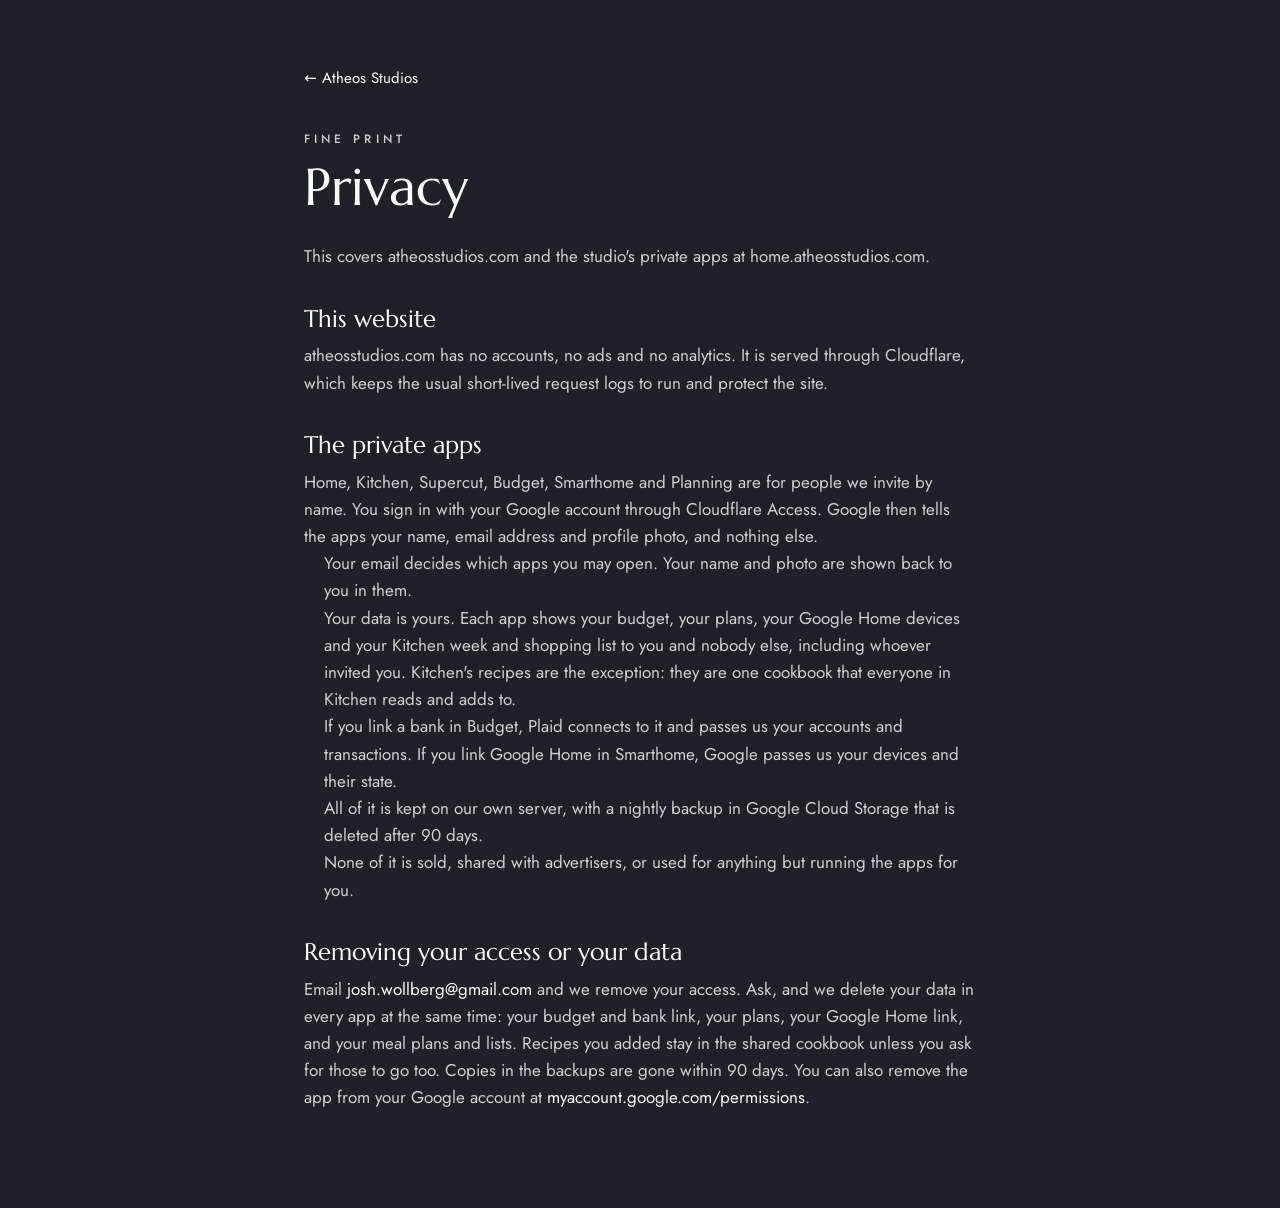
<file: privacy/index.html>
<!DOCTYPE html><html lang="en"> <head><meta charset="utf-8"><meta name="viewport" content="width=device-width, initial-scale=1"><meta name="description" content="Privacy for Atheos Studios and its private apps."><meta name="theme-color" content="#1E2228"><meta property="og:title" content="Privacy · Atheos Studios"><meta property="og:description" content="Privacy for Atheos Studios and its private apps."><meta property="og:type" content="website"><meta property="og:url" content="https://atheosstudios.com/"><title>Privacy · Atheos Studios</title><link rel="icon" type="image/svg+xml" href="/brand-kit/icon.svg"><link rel="icon" type="image/png" sizes="32x32" href="/brand-kit/icon-32.png"><link rel="icon" type="image/png" sizes="16x16" href="/brand-kit/icon-16.png"><link rel="apple-touch-icon" href="/brand-kit/icon-180.png"><link rel="preconnect" href="https://fonts.googleapis.com"><link rel="preconnect" href="https://fonts.gstatic.com" crossorigin><link href="https://fonts.googleapis.com/css2?family=Marcellus&family=Jost:ital,wght@0,400;0,500;0,600;1,400&display=swap" rel="stylesheet"><link rel="stylesheet" href="/_astro/privacy.BQgGaoJr.css">
<style>.legal[data-astro-cid-6sshswgu]{max-width:720px;padding-block:64px 96px}.back[data-astro-cid-6sshswgu]{display:inline-block;margin-bottom:40px;color:var(--p-60);text-decoration:none;font-size:15px}.back[data-astro-cid-6sshswgu]:hover{color:var(--paper)}h1[data-astro-cid-6sshswgu]{font-size:clamp(36px,6vw,52px);margin:10px 0 28px}.legal[data-astro-cid-6sshswgu] h2{font-size:24px;margin:36px 0 10px}.legal[data-astro-cid-6sshswgu] p,.legal[data-astro-cid-6sshswgu] li{color:var(--p-80)}.legal[data-astro-cid-6sshswgu] ul{padding-left:20px}.legal[data-astro-cid-6sshswgu] a{color:var(--paper)}
</style></head> <body>  <main class="legal wrap" data-astro-cid-6sshswgu> <a class="back" href="/" data-astro-cid-6sshswgu>← Atheos Studios</a> <p class="eyebrow" data-astro-cid-6sshswgu>Fine print</p> <h1 data-astro-cid-6sshswgu>Privacy</h1>  <p>This covers atheosstudios.com and the studio's private apps at home.atheosstudios.com.</p> <h2>This website</h2> <p>
atheosstudios.com has no accounts, no ads and no analytics. It is served through Cloudflare, which keeps the
    usual short-lived request logs to run and protect the site.
</p> <h2>The private apps</h2> <p>
Home, Kitchen, Supercut, Budget, Smarthome and Planning are for people we invite by name. You sign in with your
    Google account through Cloudflare Access. Google then tells the apps your name, email address and profile photo,
    and nothing else.
</p> <ul> <li>Your email decides which apps you may open. Your name and photo are shown back to you in them.</li> <li>
Your data is yours. Each app shows your budget, your plans, your Google Home devices and your Kitchen week and
      shopping list to you and nobody else, including whoever invited you. Kitchen's recipes are the exception: they
      are one cookbook that everyone in Kitchen reads and adds to.
</li> <li>
If you link a bank in Budget, Plaid connects to it and passes us your accounts and transactions. If you link
      Google Home in Smarthome, Google passes us your devices and their state.
</li> <li>
All of it is kept on our own server, with a nightly backup in Google Cloud Storage that is deleted after 90 days.
</li> <li>None of it is sold, shared with advertisers, or used for anything but running the apps for you.</li> </ul> <h2>Removing your access or your data</h2> <p>
Email <a href="mailto:josh.wollberg@gmail.com">josh.wollberg@gmail.com</a> and we remove your access. Ask, and we
    delete your data in every app at the same time: your budget and bank link, your plans, your Google Home link,
    and your meal plans and lists. Recipes you added stay in the shared cookbook unless you ask for those to go too.
    Copies in the backups are gone within 90 days. You can also remove the app from your Google account at
<a href="https://myaccount.google.com/permissions">myaccount.google.com/permissions</a>.
</p>  </main>  </body></html>
</file>
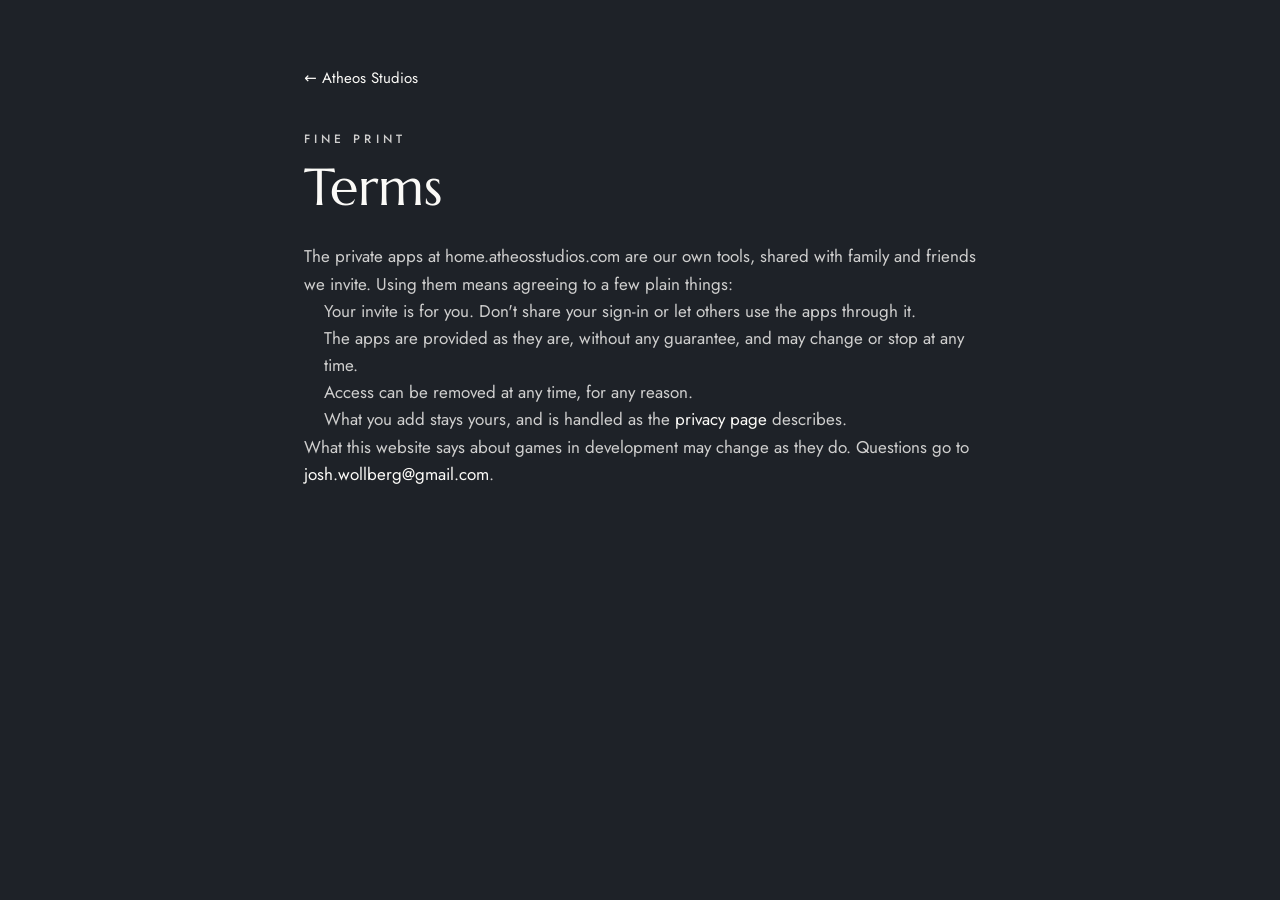
<file: terms/index.html>
<!DOCTYPE html><html lang="en"> <head><meta charset="utf-8"><meta name="viewport" content="width=device-width, initial-scale=1"><meta name="description" content="Terms for Atheos Studios and its private apps."><meta name="theme-color" content="#1E2228"><meta property="og:title" content="Terms · Atheos Studios"><meta property="og:description" content="Terms for Atheos Studios and its private apps."><meta property="og:type" content="website"><meta property="og:url" content="https://atheosstudios.com/"><title>Terms · Atheos Studios</title><link rel="icon" type="image/svg+xml" href="/brand-kit/icon.svg"><link rel="icon" type="image/png" sizes="32x32" href="/brand-kit/icon-32.png"><link rel="icon" type="image/png" sizes="16x16" href="/brand-kit/icon-16.png"><link rel="apple-touch-icon" href="/brand-kit/icon-180.png"><link rel="preconnect" href="https://fonts.googleapis.com"><link rel="preconnect" href="https://fonts.gstatic.com" crossorigin><link href="https://fonts.googleapis.com/css2?family=Marcellus&family=Jost:ital,wght@0,400;0,500;0,600;1,400&display=swap" rel="stylesheet"><link rel="stylesheet" href="/_astro/privacy.BQgGaoJr.css">
<style>.legal[data-astro-cid-6sshswgu]{max-width:720px;padding-block:64px 96px}.back[data-astro-cid-6sshswgu]{display:inline-block;margin-bottom:40px;color:var(--p-60);text-decoration:none;font-size:15px}.back[data-astro-cid-6sshswgu]:hover{color:var(--paper)}h1[data-astro-cid-6sshswgu]{font-size:clamp(36px,6vw,52px);margin:10px 0 28px}.legal[data-astro-cid-6sshswgu] h2{font-size:24px;margin:36px 0 10px}.legal[data-astro-cid-6sshswgu] p,.legal[data-astro-cid-6sshswgu] li{color:var(--p-80)}.legal[data-astro-cid-6sshswgu] ul{padding-left:20px}.legal[data-astro-cid-6sshswgu] a{color:var(--paper)}
</style></head> <body>  <main class="legal wrap" data-astro-cid-6sshswgu> <a class="back" href="/" data-astro-cid-6sshswgu>← Atheos Studios</a> <p class="eyebrow" data-astro-cid-6sshswgu>Fine print</p> <h1 data-astro-cid-6sshswgu>Terms</h1>  <p>
The private apps at home.atheosstudios.com are our own tools, shared with family and friends we invite. Using
    them means agreeing to a few plain things:
</p> <ul> <li>Your invite is for you. Don't share your sign-in or let others use the apps through it.</li> <li>The apps are provided as they are, without any guarantee, and may change or stop at any time.</li> <li>Access can be removed at any time, for any reason.</li> <li>What you add stays yours, and is handled as the <a href="/privacy/">privacy page</a> describes.</li> </ul> <p>
What this website says about games in development may change as they do. Questions go to
<a href="mailto:josh.wollberg@gmail.com">josh.wollberg@gmail.com</a>.
</p>  </main>  </body></html>
</file>
<file: _astro/privacy.BQgGaoJr.css>
/*! tailwindcss v4.3.2 | MIT License | https://tailwindcss.com */@layer properties{@supports (((-webkit-hyphens:none)) and (not (margin-trim:inline))) or ((-moz-orient:inline) and (not (color:rgb(from red r g b)))){*,:before,:after,::backdrop{--tw-rotate-x:initial;--tw-rotate-y:initial;--tw-rotate-z:initial;--tw-skew-x:initial;--tw-skew-y:initial;--tw-shadow:0 0 #0000;--tw-shadow-color:initial;--tw-shadow-alpha:100%;--tw-inset-shadow:0 0 #0000;--tw-inset-shadow-color:initial;--tw-inset-shadow-alpha:100%;--tw-ring-color:initial;--tw-ring-shadow:0 0 #0000;--tw-inset-ring-color:initial;--tw-inset-ring-shadow:0 0 #0000;--tw-ring-inset:initial;--tw-ring-offset-width:0px;--tw-ring-offset-color:#fff;--tw-ring-offset-shadow:0 0 #0000;--tw-blur:initial;--tw-brightness:initial;--tw-contrast:initial;--tw-grayscale:initial;--tw-hue-rotate:initial;--tw-invert:initial;--tw-opacity:initial;--tw-saturate:initial;--tw-sepia:initial;--tw-drop-shadow:initial;--tw-drop-shadow-color:initial;--tw-drop-shadow-alpha:100%;--tw-drop-shadow-size:initial;--tw-ease:initial}}}@layer theme{:root,:host{--font-sans:"Jost", system-ui, -apple-system, "Segoe UI", Roboto, sans-serif;--font-mono:ui-monospace, SFMono-Regular, Menlo, Monaco, Consolas, "Liberation Mono", "Courier New", monospace;--spacing:.25rem;--ease-in-out:cubic-bezier(.4, 0, .2, 1);--default-font-family:var(--font-sans);--default-mono-font-family:var(--font-mono)}}@layer base{*,:after,:before,::backdrop{box-sizing:border-box;border:0 solid;margin:0;padding:0}::file-selector-button{box-sizing:border-box;border:0 solid;margin:0;padding:0}html,:host{-webkit-text-size-adjust:100%;tab-size:4;line-height:1.5;font-family:var(--default-font-family,ui-sans-serif, system-ui, sans-serif, "Apple Color Emoji", "Segoe UI Emoji", "Segoe UI Symbol", "Noto Color Emoji");font-feature-settings:var(--default-font-feature-settings,normal);font-variation-settings:var(--default-font-variation-settings,normal);-webkit-tap-highlight-color:transparent}hr{height:0;color:inherit;border-top-width:1px}abbr:where([title]){-webkit-text-decoration:underline dotted;text-decoration:underline dotted}h1,h2,h3,h4,h5,h6{font-size:inherit;font-weight:inherit}a{color:inherit;-webkit-text-decoration:inherit;text-decoration:inherit}b,strong{font-weight:bolder}code,kbd,samp,pre{font-family:var(--default-mono-font-family,ui-monospace, SFMono-Regular, Menlo, Monaco, Consolas, "Liberation Mono", "Courier New", monospace);font-feature-settings:var(--default-mono-font-feature-settings,normal);font-variation-settings:var(--default-mono-font-variation-settings,normal);font-size:1em}small{font-size:80%}sub,sup{vertical-align:baseline;font-size:75%;line-height:0;position:relative}sub{bottom:-.25em}sup{top:-.5em}table{text-indent:0;border-color:inherit;border-collapse:collapse}:-moz-focusring{outline:auto}progress{vertical-align:baseline}summary{display:list-item}ol,ul,menu{list-style:none}img,svg,video,canvas,audio,iframe,embed,object{vertical-align:middle;display:block}img,video{max-width:100%;height:auto}button,input,select,optgroup,textarea{font:inherit;font-feature-settings:inherit;font-variation-settings:inherit;letter-spacing:inherit;color:inherit;opacity:1;background-color:#0000;border-radius:0}::file-selector-button{font:inherit;font-feature-settings:inherit;font-variation-settings:inherit;letter-spacing:inherit;color:inherit;opacity:1;background-color:#0000;border-radius:0}:where(select:is([multiple],[size])) optgroup{font-weight:bolder}:where(select:is([multiple],[size])) optgroup option{padding-inline-start:20px}::file-selector-button{margin-inline-end:4px}::placeholder{opacity:1}@supports (not ((-webkit-appearance:-apple-pay-button))) or (contain-intrinsic-size:1px){::placeholder{color:currentColor}@supports (color:color-mix(in lab,red,red)){::placeholder{color:color-mix(in oklab,currentcolor 50%,transparent)}}}textarea{resize:vertical}::-webkit-search-decoration{-webkit-appearance:none}::-webkit-date-and-time-value{min-height:1lh;text-align:inherit}::-webkit-datetime-edit{display:inline-flex}::-webkit-datetime-edit-fields-wrapper{padding:0}::-webkit-datetime-edit{padding-block:0}::-webkit-datetime-edit-year-field{padding-block:0}::-webkit-datetime-edit-month-field{padding-block:0}::-webkit-datetime-edit-day-field{padding-block:0}::-webkit-datetime-edit-hour-field{padding-block:0}::-webkit-datetime-edit-minute-field{padding-block:0}::-webkit-datetime-edit-second-field{padding-block:0}::-webkit-datetime-edit-millisecond-field{padding-block:0}::-webkit-datetime-edit-meridiem-field{padding-block:0}::-webkit-calendar-picker-indicator{line-height:1}:-moz-ui-invalid{box-shadow:none}button,input:where([type=button],[type=reset],[type=submit]){appearance:button}::file-selector-button{appearance:button}::-webkit-inner-spin-button{height:auto}::-webkit-outer-spin-button{height:auto}[hidden]:where(:not([hidden=until-found])){display:none!important}html{scroll-behavior:smooth;background:var(--night)}body{background:var(--night);color:var(--paper);font-family:var(--sans);-webkit-font-smoothing:antialiased;margin:0;font-size:17px;line-height:1.6;overflow-x:hidden}a{color:inherit}h1,h2,h3{font-family:var(--display);margin:0;font-weight:400;line-height:1.08}:focus-visible{outline:2px solid var(--paper);outline-offset:4px}}@layer components{.wrap{max-width:var(--maxw);margin-inline:auto;padding-inline:24px}.eyebrow{letter-spacing:.34em;text-transform:uppercase;color:var(--p-60);margin:0;font-size:12px;font-weight:500}.skip{background:var(--paper);color:var(--night);z-index:100;padding:10px 16px;position:absolute;top:8px;left:-999px}.skip:focus{left:12px}.hdr{z-index:40;border-bottom:1px solid #0000;transition:background .4s,border-color .4s;position:fixed;inset:0 0 auto}.hdr.solid{-webkit-backdrop-filter:blur(12px);border-color:var(--hair);background:#1e2228db}.hdr .wrap{justify-content:space-between;align-items:center;height:76px;display:flex}.brand{color:var(--paper);line-height:0;display:block}.brand svg{width:134px;height:48px}.nav{align-items:center;gap:34px;display:flex}.nav a{letter-spacing:.18em;text-transform:uppercase;color:var(--p-80);padding:6px 0;font-size:13px;font-weight:500;text-decoration:none;transition:color .25s}.nav a:hover{color:var(--paper)}.nav .cta{color:var(--paper);border:1px solid var(--hair-2);border-radius:999px;padding:10px 18px;transition:background .25s,color .25s,border-color .25s}.nav .cta:hover{background:var(--paper);color:var(--night);border-color:var(--paper)}.menubtn{border:1px solid var(--hair-2);color:var(--paper);font:500 12px var(--sans);letter-spacing:.2em;text-transform:uppercase;cursor:pointer;background:0 0;border-radius:999px;padding:9px 16px;display:none}@media(max-width:760px){.menubtn{display:block}.nav{background:var(--night);border-bottom:1px solid var(--hair);flex-direction:column;gap:0;padding:8px 24px 22px;display:none;position:absolute;top:76px;left:0;right:0}.nav.open{display:flex}.nav a{border-bottom:1px solid var(--hair);width:100%;padding:14px 0}.nav .cta{text-align:center;margin-top:16px}}.hero{background:radial-gradient(ellipse 70% 60% at 50% 48%,#2c3139 0%,var(--slate) 30%,var(--night) 78%);place-items:center;min-height:clamp(680px,100svh,1000px);display:grid;position:relative;overflow:hidden}.sky{width:100%;height:100%;position:absolute;inset:0}.sky circle{fill:var(--paper)}.sky .tw{animation:5s ease-in-out infinite tw}@keyframes tw{50%{opacity:.15}}.dial{aspect-ratio:1;width:min(1040px,165vw,104svh);height:auto;color:var(--paper);pointer-events:none;position:absolute;top:50%;left:50%;transform:translate(-50%,-50%)}.dial .spin{transform-origin:500px 500px;animation:240s linear infinite spin}.dial .spin.rev{animation-duration:360s;animation-direction:reverse}.dial .spin.fast{animation-duration:90s}@keyframes spin{to{transform:rotate(360deg)}}.dial text{font-family:var(--sans);letter-spacing:.3em;fill:var(--p-60);font-size:13px;font-weight:500}.hero-copy{z-index:1;text-align:center;max-width:780px;padding:140px 24px 110px;position:relative}.hero h1{text-wrap:balance;letter-spacing:.005em;margin-top:22px;font-size:clamp(2.7rem,6.4vw,5.2rem)}.hero .lede{color:var(--p-80);text-wrap:pretty;max-width:54ch;margin:26px auto 0;font-size:clamp(1.02rem,1.6vw,1.16rem)}.actions{flex-wrap:wrap;justify-content:center;gap:14px;margin-top:40px;display:flex}.btn{font:500 13px var(--sans);letter-spacing:.2em;text-transform:uppercase;border:1px solid var(--paper);border-radius:999px;align-items:center;gap:12px;padding:15px 28px;text-decoration:none;transition:background .25s,color .25s,border-color .25s;display:inline-flex}.btn-solid{background:var(--paper);color:var(--night)}.btn-solid:hover{color:var(--paper);background:0 0}.btn-ghost{border-color:var(--hair-2)}.btn-ghost:hover{border-color:var(--paper);background:#fbfaf70f}.cue{z-index:1;font:500 11px var(--sans);letter-spacing:.3em;text-transform:uppercase;color:var(--p-40);flex-direction:column;align-items:center;gap:10px;text-decoration:none;display:flex;position:absolute;bottom:26px;left:50%;transform:translate(-50%)}.cue:after{content:"";background:linear-gradient(var(--p-60),transparent);width:1px;height:34px}@media(max-width:640px){.btn{justify-content:center;width:100%}.hero-copy{padding:120px 22px}}.sec{padding:130px 0 0}.sec-head{border-bottom:1px solid var(--hair);flex-wrap:wrap;justify-content:space-between;align-items:end;gap:24px;padding-bottom:28px;display:flex}.sec-head h2{margin-top:14px;font-size:clamp(2.3rem,4.8vw,3.6rem)}.sec-head .aside{color:var(--p-60);max-width:38ch;margin:0}.work{border-bottom:1px solid var(--hair);grid-template-columns:1fr 1.05fr;align-items:center;gap:72px;padding:84px 0;display:grid}.work:nth-child(2n) .chart{order:2}.chart{aspect-ratio:1;justify-self:center;width:100%;max-width:500px;position:relative}.chart svg{width:100%;height:100%;position:absolute;inset:0;overflow:visible}.chart .frame{color:var(--paper)}.chart .lines{color:var(--paper);opacity:.5;stroke-width:.55px;stroke-dasharray:1.6 1.4;transition:opacity .6s}.chart .stars circle{fill:var(--paper)}.chart .stars text{font-family:var(--display);fill:var(--p-60);font-size:4px}.chart .label{white-space:nowrap;font:500 11px var(--sans);letter-spacing:.3em;text-transform:uppercase;color:var(--p-40);background:var(--night);padding:0 12px;position:absolute;bottom:-6px;left:50%;transform:translate(-50%)}.work:hover .chart .lines{opacity:.85}.info .idx{font-family:var(--display);color:var(--p-40);align-items:center;gap:14px;font-size:1.05rem;display:flex}.info .idx:after{content:"";background:var(--hair-2);width:56px;height:1px}.info .genre{margin-top:22px}.info h3{letter-spacing:.01em;margin-top:10px;font-size:clamp(2.4rem,4.6vw,3.7rem)}.info .wt{vertical-align:middle;font:500 11px var(--sans);letter-spacing:.22em;text-transform:uppercase;color:var(--p-60);border:1px solid var(--hair-2);border-radius:999px;margin-left:14px;padding:4px 11px;display:inline-block;position:relative;top:-6px}.info .tag{color:var(--paper);margin:18px 0 0;font-size:1.12rem;font-style:italic}.info .desc{color:var(--p-80);max-width:56ch;margin:16px 0 0}.facts{flex-wrap:wrap;gap:10px;margin:28px 0 0;padding:0;list-style:none;display:flex}.facts li{letter-spacing:.06em;color:var(--p-80);border:1px solid var(--hair);border-radius:999px;padding:6px 14px;font-size:13px}.facts li.status{border-color:var(--hair-2);color:var(--paper)}.facts li.status:before{content:"";background:var(--paper);vertical-align:1px;border-radius:50%;width:6px;height:6px;margin-right:9px;display:inline-block;box-shadow:0 0 0 3px #fbfaf726}.more{font:500 13px var(--sans);letter-spacing:.18em;text-transform:uppercase;border-bottom:1px solid var(--p-60);align-items:center;gap:10px;margin-top:30px;padding-bottom:5px;text-decoration:none;display:inline-flex}.more .arr{transition:transform .25s}.more:hover .arr{transform:translate(4px)}.later{font:500 12px var(--sans);letter-spacing:.22em;text-transform:uppercase;color:var(--p-40);margin-top:30px}@media(max-width:900px){.work{grid-template-columns:1fr;gap:44px;padding:64px 0}.work:nth-child(2n) .chart{order:0}.chart{max-width:360px}}.studio .wrap{max-width:1000px}.statement{text-align:center;padding-top:10px}.statement h2{margin-top:16px;font-size:clamp(2.3rem,4.8vw,3.6rem)}.statement p{color:var(--p-80);text-wrap:pretty;max-width:60ch;margin:24px auto 0;font-size:clamp(1.05rem,1.8vw,1.22rem)}.tenets{grid-template-columns:repeat(3,1fr);gap:24px;margin:70px 0 0;padding:0;list-style:none;display:grid}.tenets li{text-align:center;padding:10px 12px}.tenets .n{border:1px solid var(--hair-2);width:58px;height:58px;font-family:var(--display);border-radius:50%;place-items:center;margin:0 auto;font-size:1.4rem;display:grid;position:relative}.tenets .n:after{content:"";border:1px dashed var(--hair);border-radius:50%;position:absolute;inset:-7px}.tenets h3{text-transform:uppercase;letter-spacing:.14em;margin-top:24px;font-size:1.25rem}.tenets p{color:var(--p-60);max-width:30ch;margin:10px auto 0;font-size:.96rem}@media(max-width:760px){.tenets{grid-template-columns:1fr;gap:36px}}.foot{border-top:1px solid var(--hair);margin-top:140px;padding:56px 0 48px}.foot .wrap{flex-wrap:wrap;justify-content:space-between;align-items:center;gap:20px;display:flex}.foot svg{width:140px;height:50px;color:var(--paper)}.foot small{font:500 12px var(--sans);letter-spacing:.24em;text-transform:uppercase;color:var(--p-40)}.js [data-reveal]{opacity:0;transition:opacity .9s,transform .9s;transform:translateY(16px)}.js [data-reveal].in{opacity:1;transform:none}}@layer utilities{.visible{visibility:visible}.fixed{position:fixed}.static{position:static}.contents{display:contents}.grid{display:grid}.hidden{display:none}.inline{display:inline}.h-22{height:calc(var(--spacing) * 22)}.transform{transform:var(--tw-rotate-x,) var(--tw-rotate-y,) var(--tw-rotate-z,) var(--tw-skew-x,) var(--tw-skew-y,)}.resize{resize:both}.rounded{border-radius:.25rem}.uppercase{text-transform:uppercase}.ring{--tw-ring-shadow:var(--tw-ring-inset,) 0 0 0 calc(1px + var(--tw-ring-offset-width)) var(--tw-ring-color,currentcolor);box-shadow:var(--tw-inset-shadow),var(--tw-inset-ring-shadow),var(--tw-ring-offset-shadow),var(--tw-ring-shadow),var(--tw-shadow)}.filter{filter:var(--tw-blur,) var(--tw-brightness,) var(--tw-contrast,) var(--tw-grayscale,) var(--tw-hue-rotate,) var(--tw-invert,) var(--tw-saturate,) var(--tw-sepia,) var(--tw-drop-shadow,)}.ease-in-out{--tw-ease:var(--ease-in-out);transition-timing-function:var(--ease-in-out)}}:root{--night:#1e2228;--ink:#262b33;--slate:#2a2e34;--paper:#fbfaf7;--p-80:#fbfaf7cc;--p-60:#fbfaf79e;--p-40:#fbfaf766;--hair:#fbfaf724;--hair-2:#fbfaf742;--display:"Marcellus", Georgia, serif;--sans:"Jost", system-ui, -apple-system, "Segoe UI", Roboto, sans-serif;--maxw:1180px}@media(prefers-reduced-motion:reduce){html{scroll-behavior:auto}.js [data-reveal]{opacity:1;transition:none;transform:none}*{transition:none!important;animation:none!important}}@property --tw-rotate-x{syntax:"*";inherits:false}@property --tw-rotate-y{syntax:"*";inherits:false}@property --tw-rotate-z{syntax:"*";inherits:false}@property --tw-skew-x{syntax:"*";inherits:false}@property --tw-skew-y{syntax:"*";inherits:false}@property --tw-shadow{syntax:"*";inherits:false;initial-value:0 0 #0000}@property --tw-shadow-color{syntax:"*";inherits:false}@property --tw-shadow-alpha{syntax:"<percentage>";inherits:false;initial-value:100%}@property --tw-inset-shadow{syntax:"*";inherits:false;initial-value:0 0 #0000}@property --tw-inset-shadow-color{syntax:"*";inherits:false}@property --tw-inset-shadow-alpha{syntax:"<percentage>";inherits:false;initial-value:100%}@property --tw-ring-color{syntax:"*";inherits:false}@property --tw-ring-shadow{syntax:"*";inherits:false;initial-value:0 0 #0000}@property --tw-inset-ring-color{syntax:"*";inherits:false}@property --tw-inset-ring-shadow{syntax:"*";inherits:false;initial-value:0 0 #0000}@property --tw-ring-inset{syntax:"*";inherits:false}@property --tw-ring-offset-width{syntax:"<length>";inherits:false;initial-value:0}@property --tw-ring-offset-color{syntax:"*";inherits:false;initial-value:#fff}@property --tw-ring-offset-shadow{syntax:"*";inherits:false;initial-value:0 0 #0000}@property --tw-blur{syntax:"*";inherits:false}@property --tw-brightness{syntax:"*";inherits:false}@property --tw-contrast{syntax:"*";inherits:false}@property --tw-grayscale{syntax:"*";inherits:false}@property --tw-hue-rotate{syntax:"*";inherits:false}@property --tw-invert{syntax:"*";inherits:false}@property --tw-opacity{syntax:"*";inherits:false}@property --tw-saturate{syntax:"*";inherits:false}@property --tw-sepia{syntax:"*";inherits:false}@property --tw-drop-shadow{syntax:"*";inherits:false}@property --tw-drop-shadow-color{syntax:"*";inherits:false}@property --tw-drop-shadow-alpha{syntax:"<percentage>";inherits:false;initial-value:100%}@property --tw-drop-shadow-size{syntax:"*";inherits:false}@property --tw-ease{syntax:"*";inherits:false}@keyframes spin{to{transform:rotate(360deg)}}
</file>
